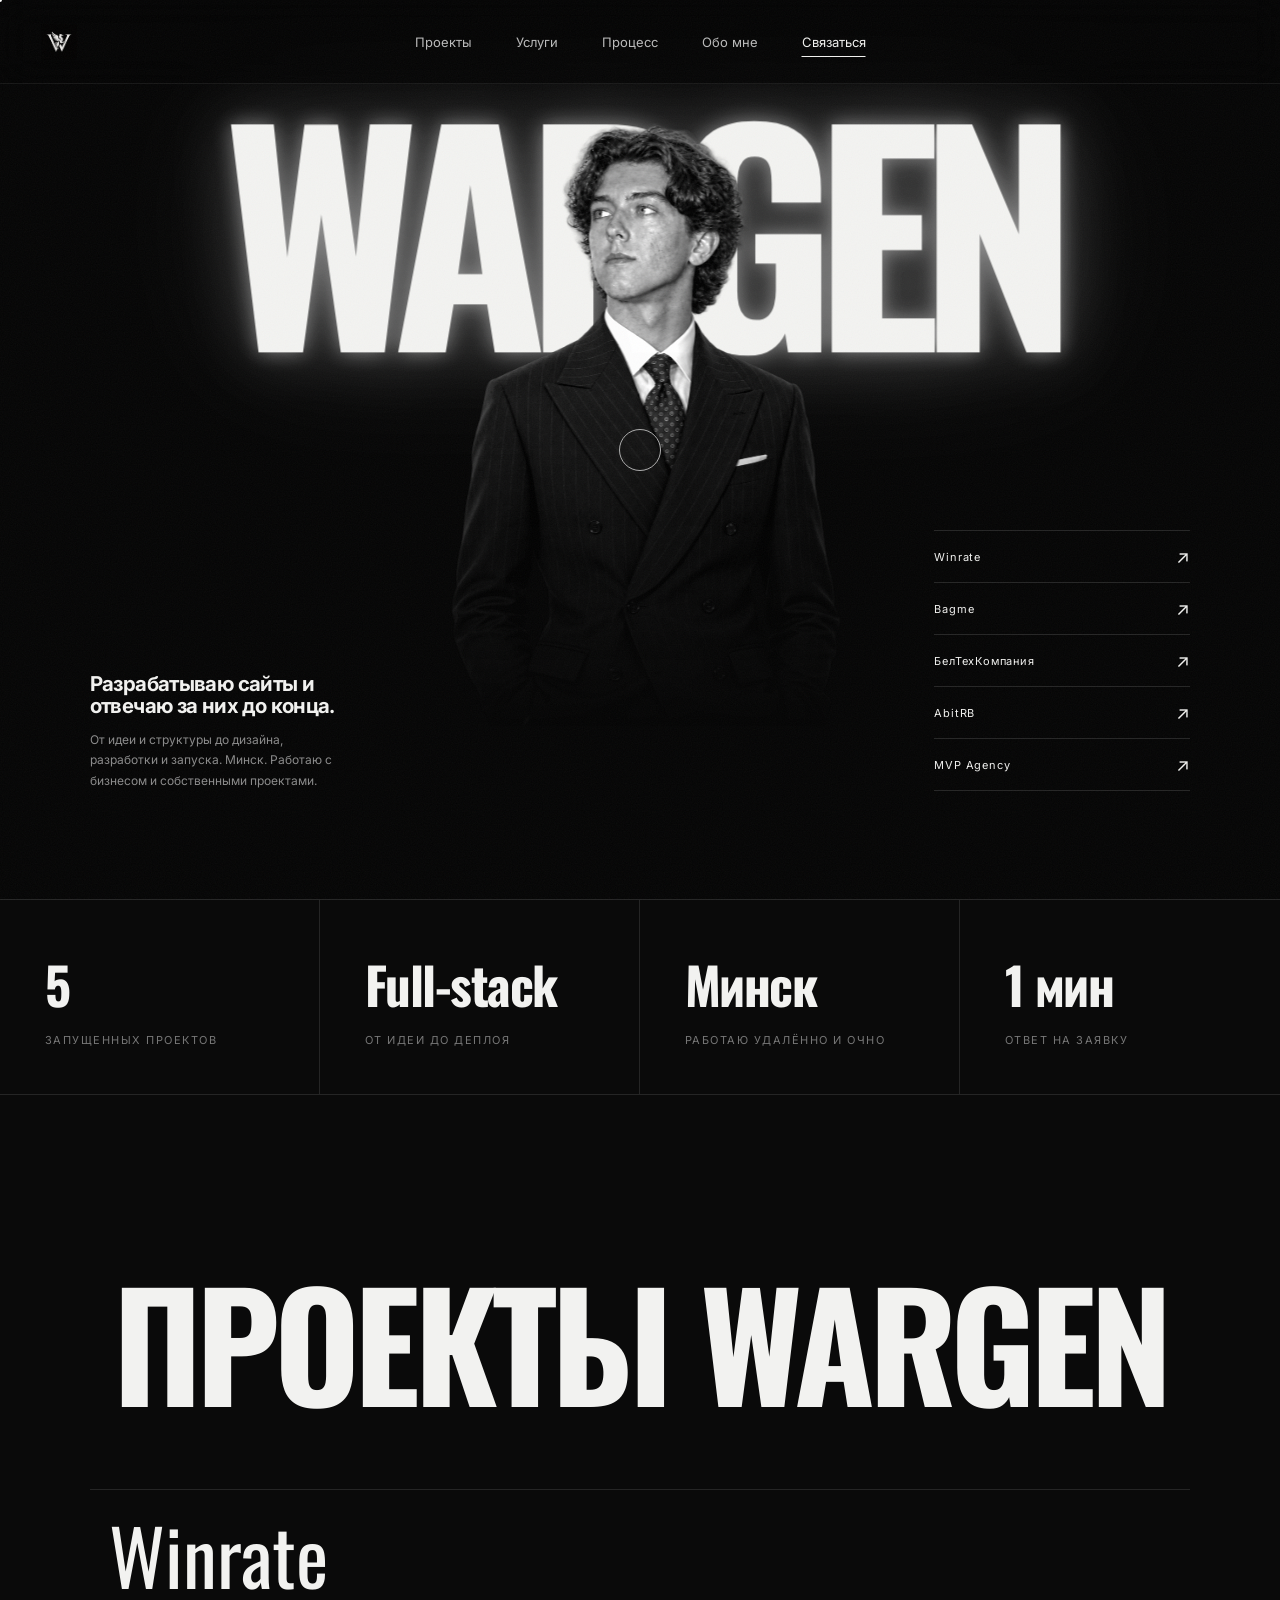
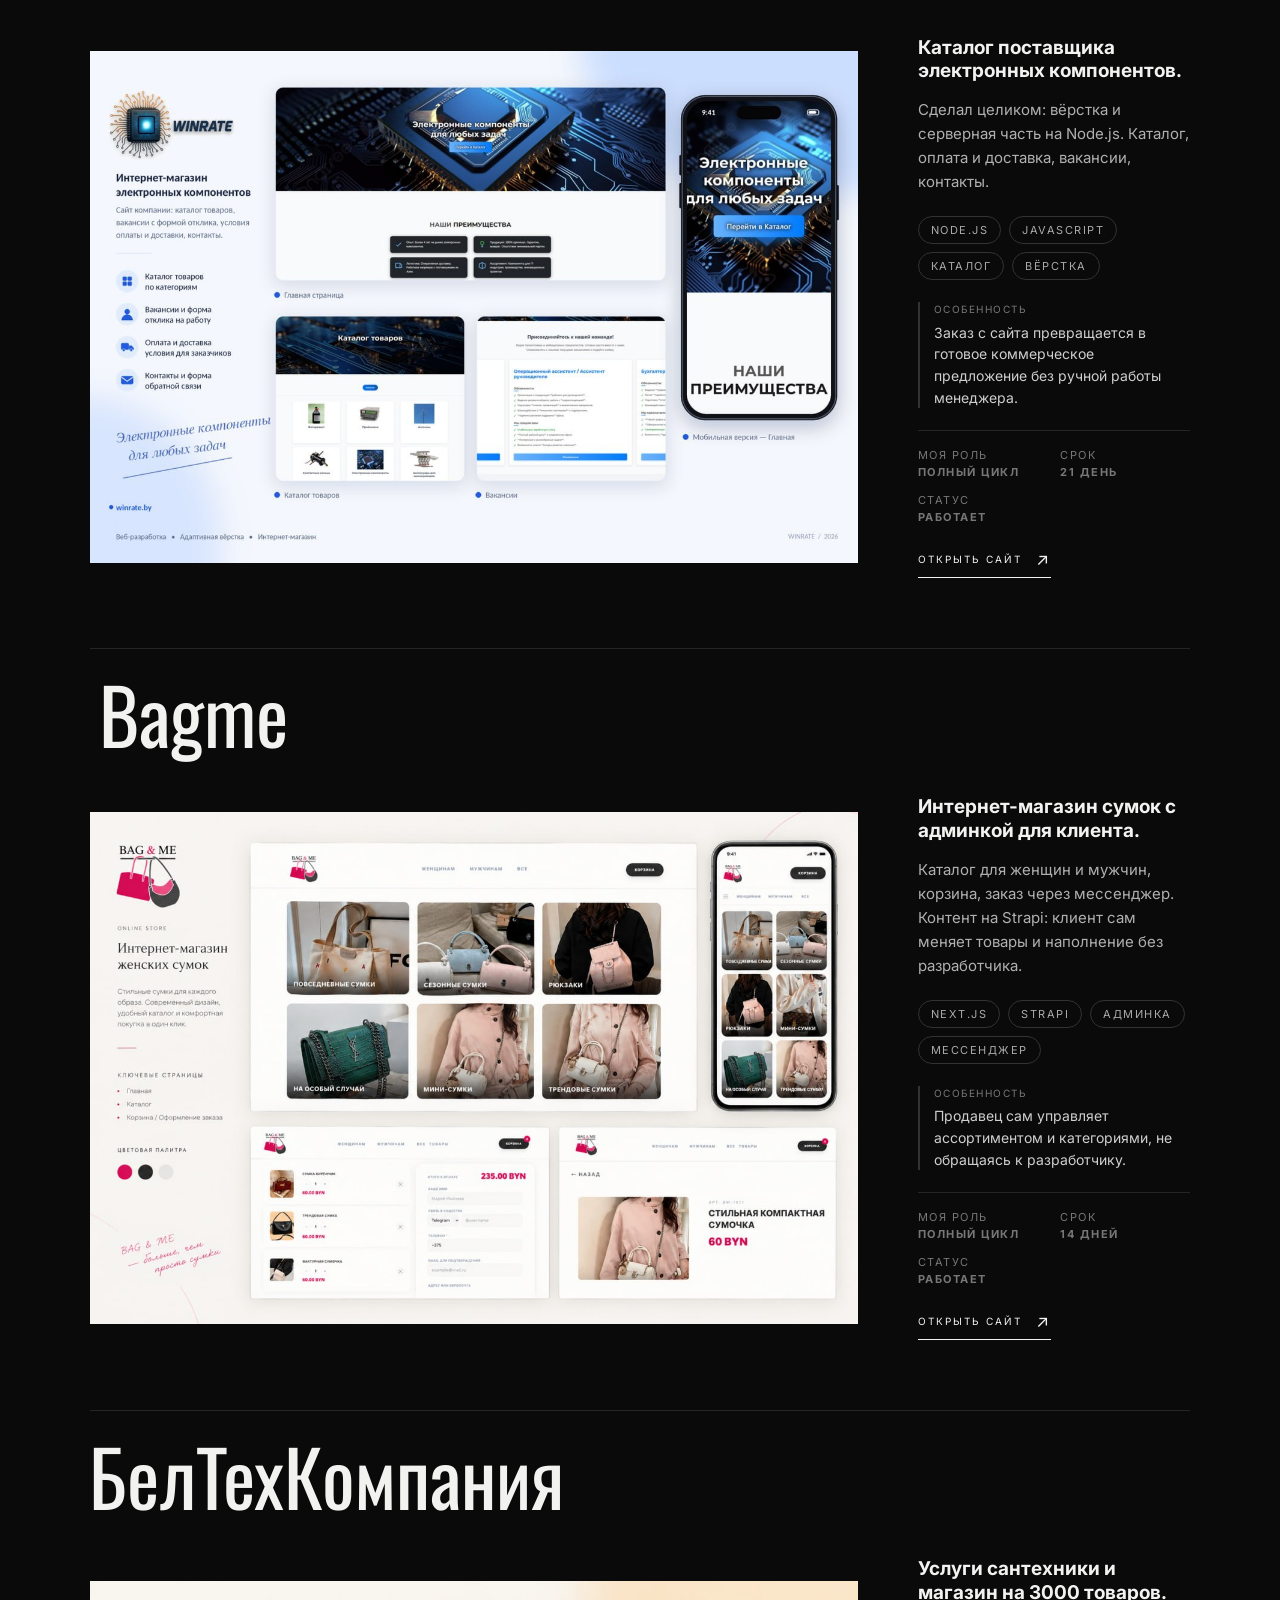
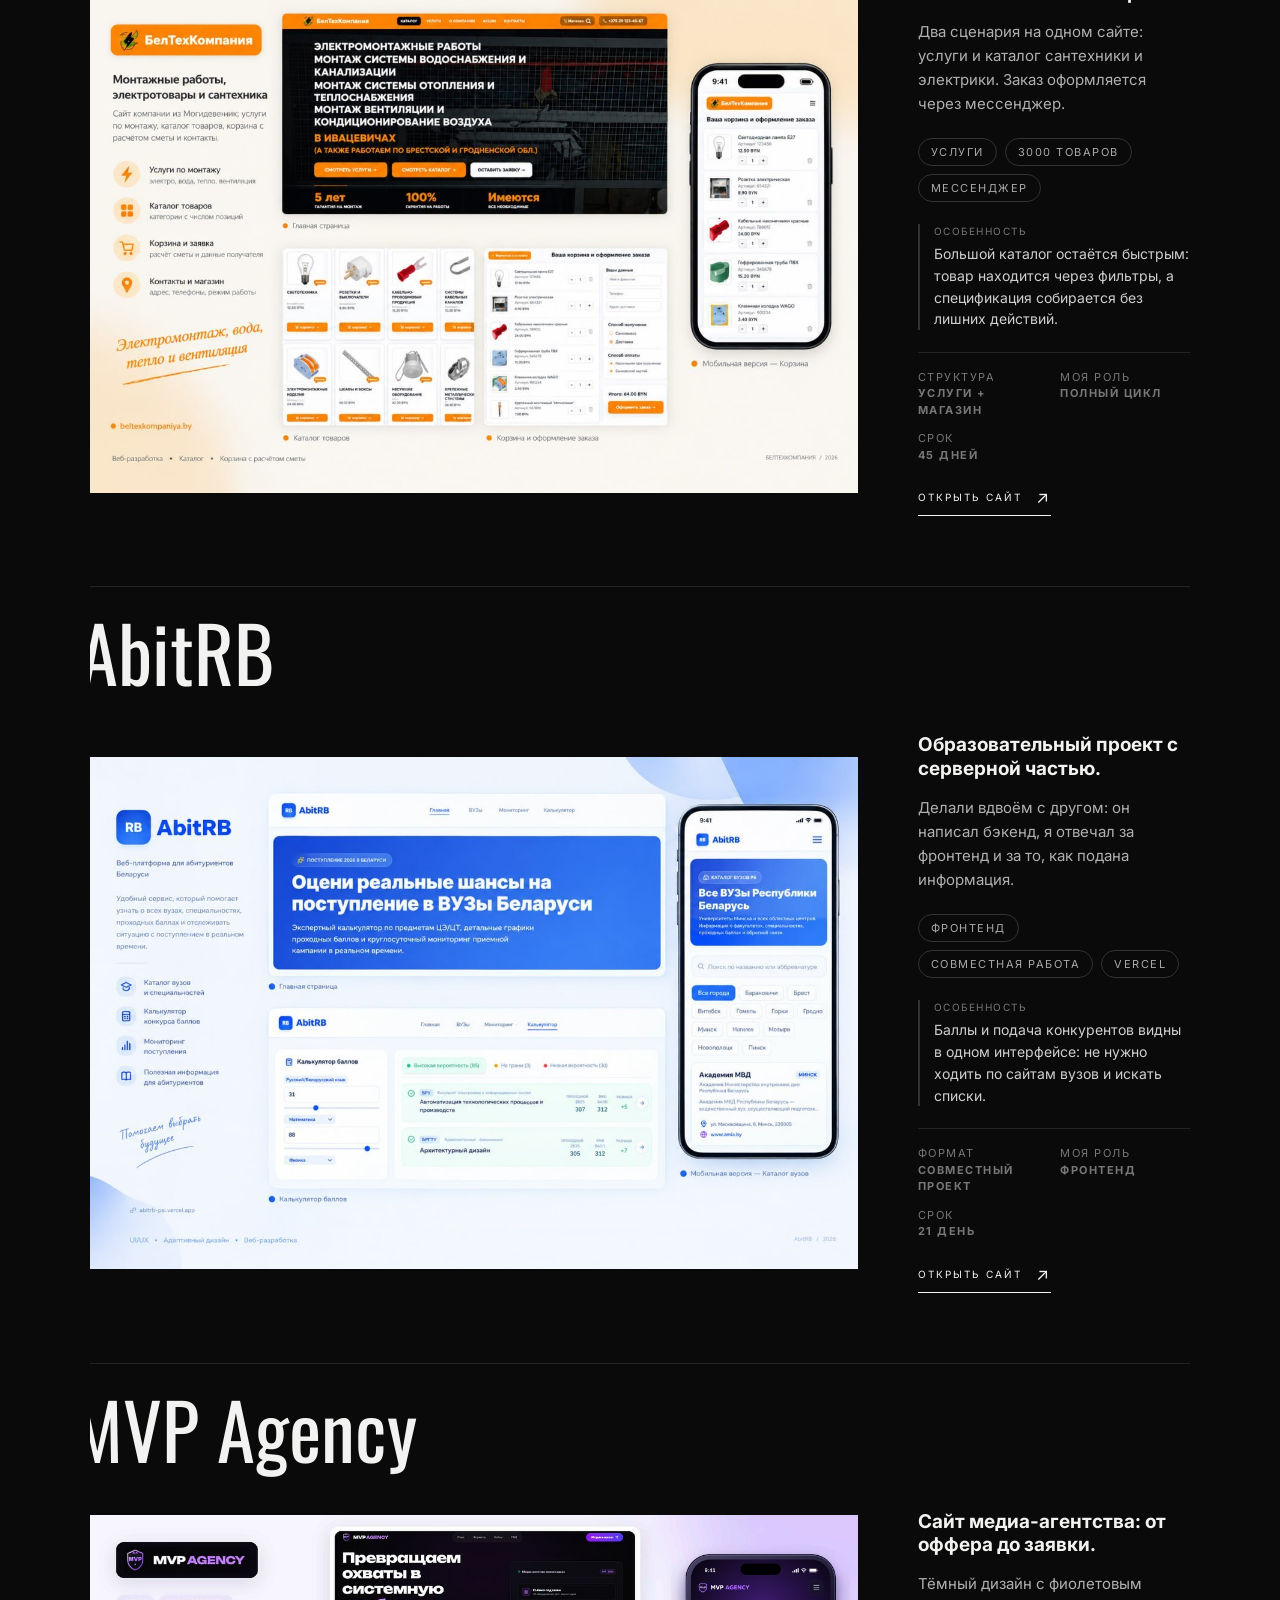
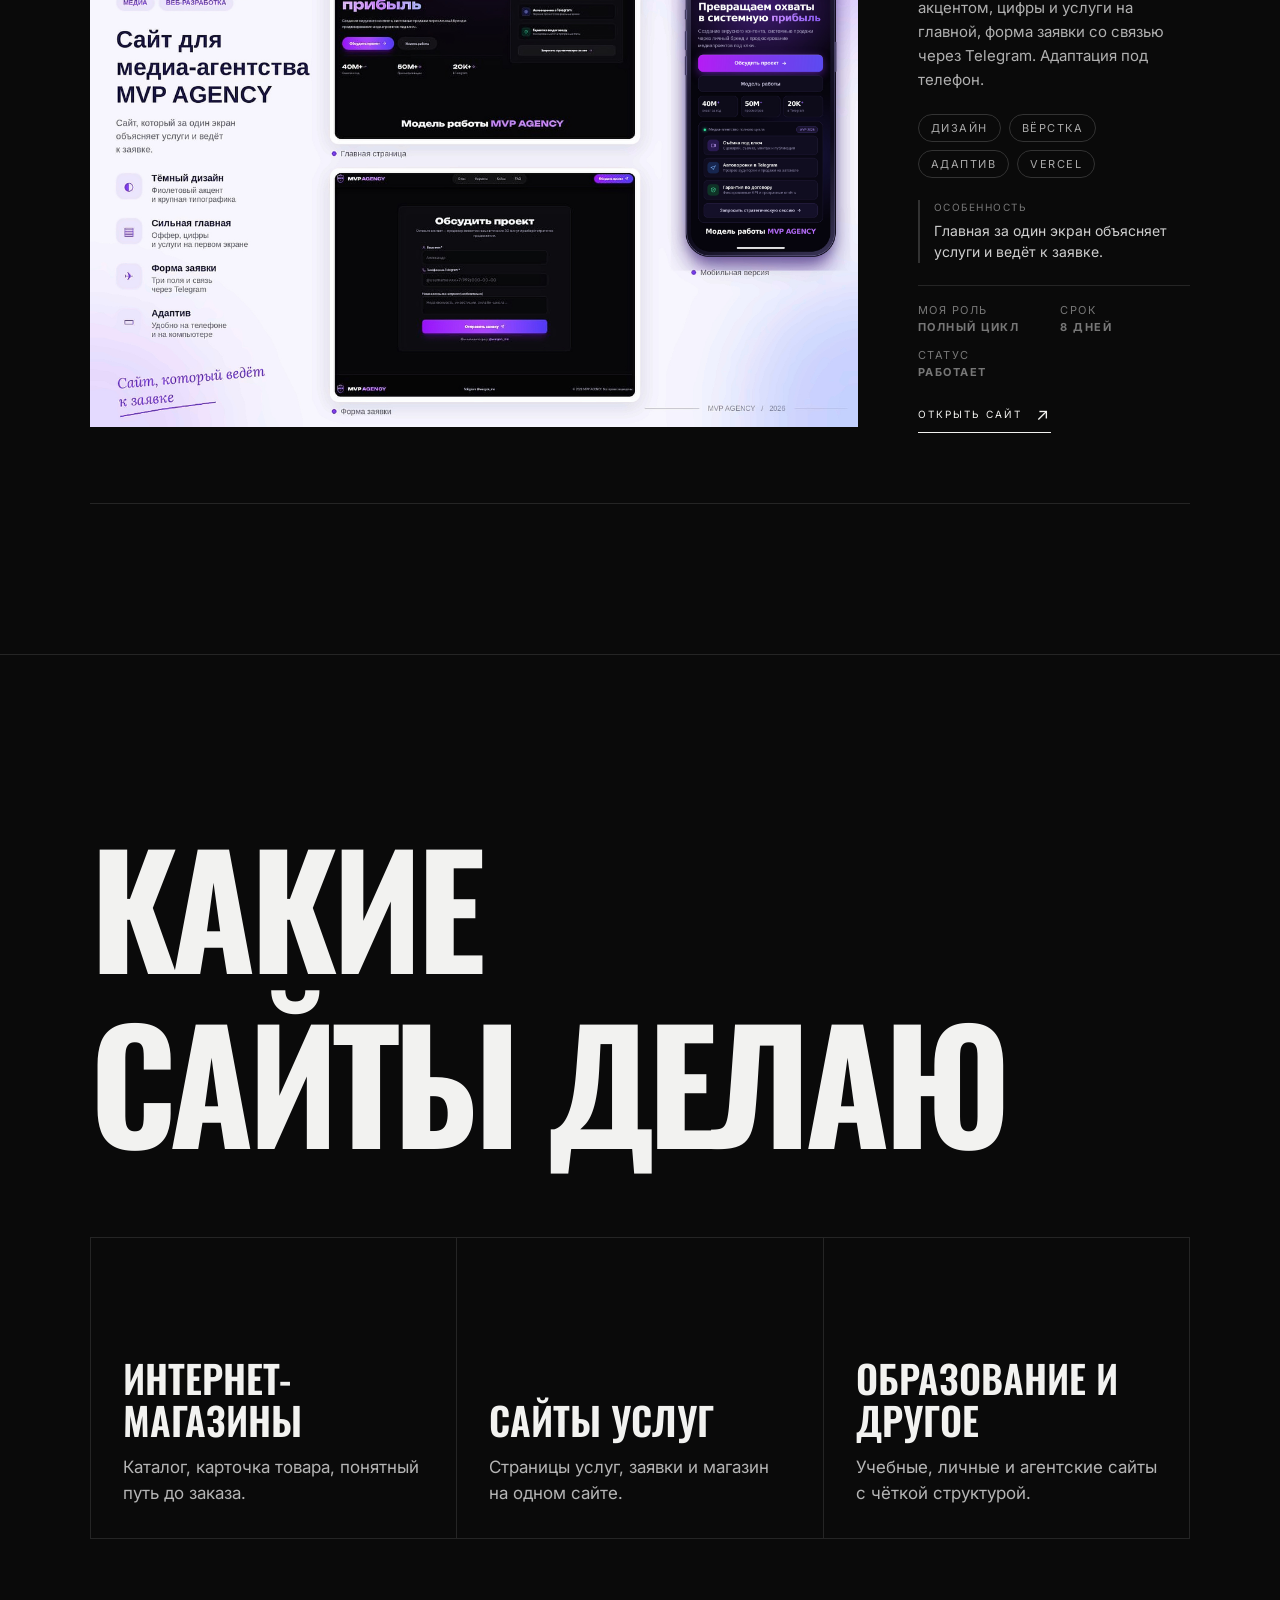
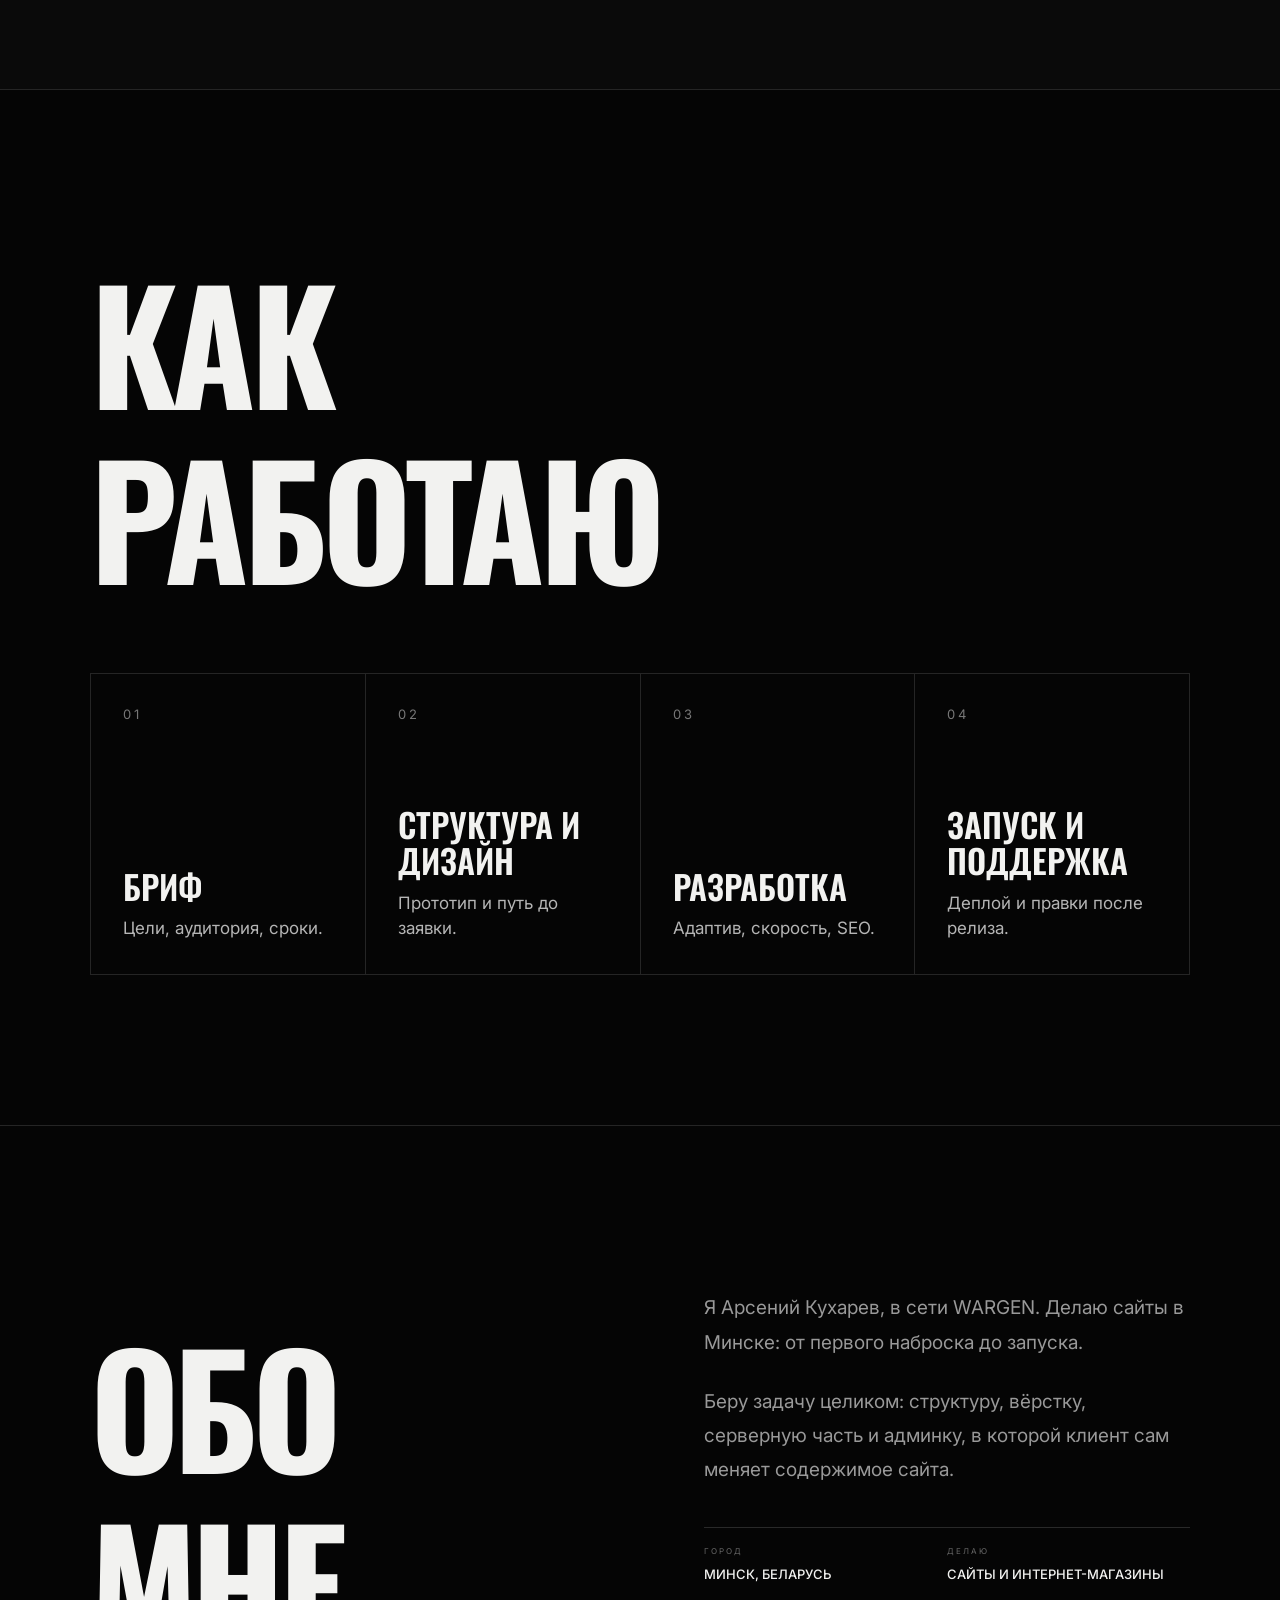
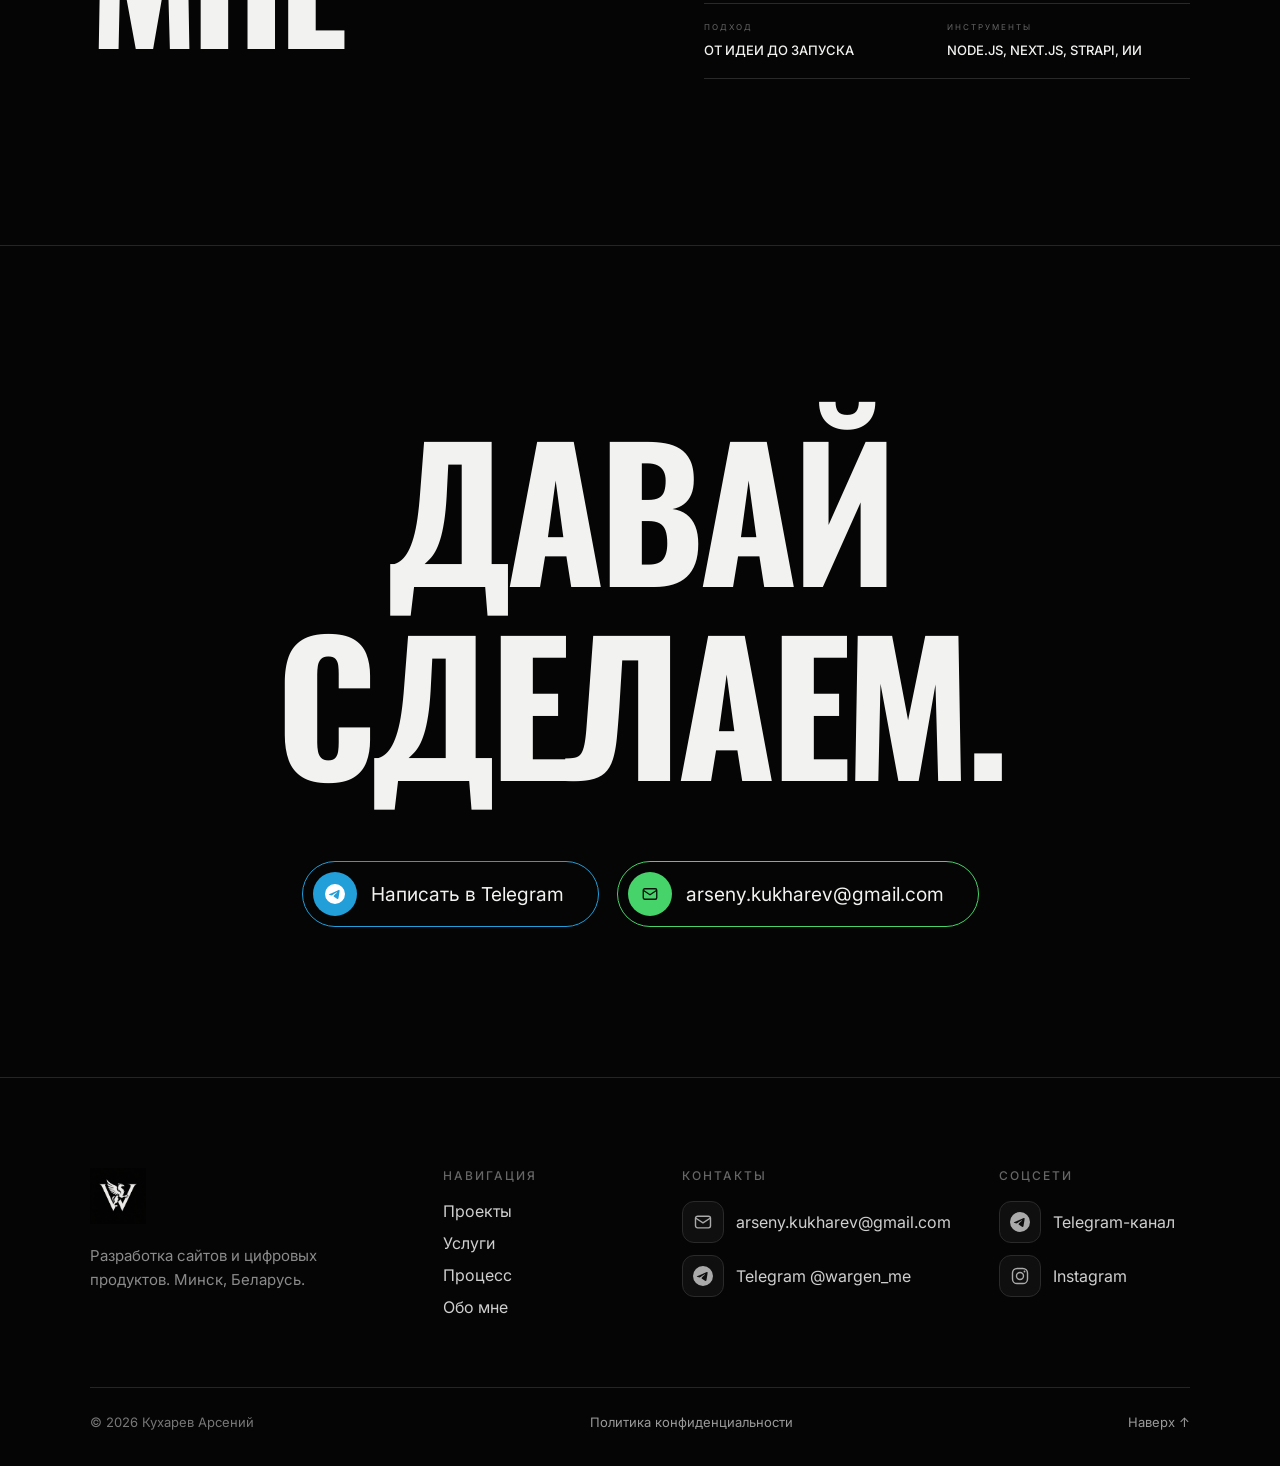
<file: index.html>
<!DOCTYPE html>
<html lang="ru">
<head>
<meta charset="UTF-8">
<meta name="viewport" content="width=device-width, initial-scale=1.0, viewport-fit=cover">
<title>WARGEN — разработка сайтов в Минске</title>
<meta name="description" content="WARGEN — Кухарев Арсений. Разработка сайтов и цифровых продуктов. Минск.">
<meta name="theme-color" content="#050505">

<!-- Share preview: положите картинку 1200x630 в images/og.jpg и впишите свой домен -->
<meta property="og:type" content="website">
<meta property="og:title" content="WARGEN — разработка сайтов в Минске">
<meta property="og:description" content="Интернет-магазины, сайты услуг, цифровые продукты. От идеи до запуска.">
<meta property="og:image" content="https://ВАШ-ДОМЕН/images/og.jpg">
<meta name="twitter:card" content="summary_large_image">
<link rel="icon" type="image/png" href="images/logo.png">
<script type="application/ld+json">
{"@context":"https://schema.org","@type":"Person","name":"Арсений Кухарев","alternateName":"WARGEN","jobTitle":"Web developer","address":{"@type":"PostalAddress","addressLocality":"Минск","addressCountry":"BY"},"email":"arseny.kukharev@gmail.com","sameAs":["https://t.me/wargen_me"]}
</script>

<link rel="preconnect" href="https://fonts.googleapis.com">
<link rel="preconnect" href="https://fonts.gstatic.com" crossorigin>
<link href="https://fonts.googleapis.com/css2?family=Inter:wght@400;500;600;700;800;900&family=Oswald:wght@400;500;600;700&display=swap" rel="stylesheet">
<link rel="stylesheet" href="style.css">
<noscript><style>.reveal{opacity:1!important;transform:none!important}</style></noscript>
</head>

<body>

<div class="cursor"></div>
<div class="cursor-dot"></div>

<header>
    <a class="logo" href="#home" aria-label="WARGEN"><img src="images/logo.png" alt="WARGEN" onerror="this.replaceWith('WARGEN')"></a>
    <nav class="nav">
        <a href="#work">Проекты</a>
        <a href="#services">Услуги</a>
        <a href="#process">Процесс</a>
        <a href="#about">Обо мне</a>
        <a href="#contact">Связаться</a>
    </nav>
    <button class="menu-btn" aria-label="Меню" aria-expanded="false"><span></span><span></span></button>
</header>

<div class="mobile-nav">
    <a href="#work">Проекты</a>
    <a href="#services">Услуги</a>
    <a href="#process">Процесс</a>
    <a href="#about">Обо мне</a>
    <a href="#contact">Связаться</a>
</div>

<main>

<section class="hero" id="home">
    <div class="hero-stage">
        <div class="hero-title glow-word" aria-hidden="true">WARGEN</div>
        <div class="portrait-wrap" aria-label="Портрет">
            <img class="hero-image" src="images/main.png" alt="Арсений Кухарев" onerror="this.closest('.portrait-wrap').style.display='none'">
        </div>
    </div>

    <div class="hero-intro reveal">
        <h1>Разрабатываю сайты и отвечаю за них до конца.</h1>
        <p>От идеи и структуры до дизайна, разработки и запуска. Минск. Работаю с бизнесом и собственными проектами.</p>
    </div>

    <div class="hero-right reveal">
        <a class="feature magnetic" href="#winrate"><span>Winrate</span><span>↗</span></a>
        <a class="feature magnetic" href="#bagme"><span>Bagme</span><span>↗</span></a>
        <a class="feature magnetic" href="#beltech"><span>БелТехКомпания</span><span>↗</span></a>
        <a class="feature magnetic" href="#abitrb"><span>AbitRB</span><span>↗</span></a>
        <a class="feature magnetic" href="#mvp"><span>MVP Agency</span><span>↗</span></a>
    </div>
</section>

<!-- Цифры: оставьте только те, что можете подтвердить -->
<section class="stats reveal">
    <div><b data-count="5">0</b><span>запущенных проектов</span></div>
    <div><b>Full-stack</b><span>от идеи до деплоя</span></div>
    <div><b>Минск</b><span>работаю удалённо и очно</span></div>
    <div><b>1 мин</b><span>ответ на заявку</span></div>
</section>

<section class="section cases" id="work">
    <h2 class="big-heading big-heading--center reveal">Проекты WARGEN</h2>

    <article class="case case--1 reveal" id="winrate">
        <div class="case-top"><div class="case-name">Winrate</div></div>
        <div class="case-body">
            <a class="case-visual project-hover" href="https://winrate.by/" target="_blank" rel="noopener" aria-label="Открыть winrate.by">
                <img class="case-shot" src="images/winrate.jpg" width="1280" height="853" alt="Сайт Winrate: каталог электронных компонентов" loading="lazy" decoding="async">
            </a>
            <div class="case-copy">
                <h3>Каталог поставщика электронных компонентов.</h3>
                <p>Сделал целиком: вёрстка и серверная часть на Node.js. Каталог, оплата и доставка, вакансии, контакты.</p>
                <ul class="case-stack"><li>Node.js</li><li>JavaScript</li><li>Каталог</li><li>Вёрстка</li></ul>
                <p class="case-note"><small>ОСОБЕННОСТЬ</small>Заказ с сайта превращается в готовое коммерческое предложение без ручной работы менеджера.</p>
                <div class="case-meta"><span>МОЯ РОЛЬ<br><b>ПОЛНЫЙ ЦИКЛ</b></span><span>СРОК<br><b>21 ДЕНЬ</b></span><span>СТАТУС<br><b>РАБОТАЕТ</b></span></div>
                <a class="case-link" href="https://winrate.by/" target="_blank" rel="noopener">ОТКРЫТЬ САЙТ <b>↗</b></a>
            </div>
        </div>
    </article>

    <article class="case case--2 reveal" id="bagme">
        <div class="case-top"><div class="case-name">Bagme</div></div>
        <div class="case-body">
            <a class="case-visual project-hover" href="https://bagme.by/" target="_blank" rel="noopener" aria-label="Открыть bagme.by">
                <img class="case-shot" src="images/bagme.jpg" width="1280" height="853" alt="Сайт Bagme: интернет-магазин сумок" loading="lazy" decoding="async">
            </a>
            <div class="case-copy">
                <h3>Интернет-магазин сумок с админкой для клиента.</h3>
                <p>Каталог для женщин и мужчин, корзина, заказ через мессенджер. Контент на Strapi: клиент сам меняет товары и наполнение без разработчика.</p>
                <ul class="case-stack"><li>Next.js</li><li>Strapi</li><li>Админка</li><li>Мессенджер</li></ul>
                <p class="case-note"><small>ОСОБЕННОСТЬ</small>Продавец сам управляет ассортиментом и категориями, не обращаясь к разработчику.</p>
                <div class="case-meta"><span>МОЯ РОЛЬ<br><b>ПОЛНЫЙ ЦИКЛ</b></span><span>СРОК<br><b>14 ДНЕЙ</b></span><span>СТАТУС<br><b>РАБОТАЕТ</b></span></div>
                <a class="case-link" href="https://bagme.by/" target="_blank" rel="noopener">ОТКРЫТЬ САЙТ <b>↗</b></a>
            </div>
        </div>
    </article>

    <article class="case case--3 reveal" id="beltech">
        <div class="case-top"><div class="case-name">БелТехКомпания</div></div>
        <div class="case-body">
            <a class="case-visual project-hover" href="https://белтехкомпания.бел/" target="_blank" rel="noopener" aria-label="Открыть сайт БелТехКомпания">
                <img class="case-shot" src="images/beltechcompany.jpg" width="1280" height="853" alt="Сайт БелТехКомпания: услуги и магазин сантехники и электрики" loading="lazy" decoding="async">
            </a>
            <div class="case-copy">
                <h3>Услуги сантехники и магазин на 3000 товаров.</h3>
                <p>Два сценария на одном сайте: услуги и каталог сантехники и электрики. Заказ оформляется через мессенджер.</p>
                <ul class="case-stack"><li>Услуги</li><li>3000 товаров</li><li>Мессенджер</li></ul>
                <p class="case-note"><small>ОСОБЕННОСТЬ</small>Большой каталог остаётся быстрым: товар находится через фильтры, а спецификация собирается без лишних действий.</p>
                <div class="case-meta"><span>СТРУКТУРА<br><b>УСЛУГИ + МАГАЗИН</b></span><span>МОЯ РОЛЬ<br><b>ПОЛНЫЙ ЦИКЛ</b></span><span>СРОК<br><b>45 ДНЕЙ</b></span></div>
                <a class="case-link" href="https://белтехкомпания.бел/" target="_blank" rel="noopener">ОТКРЫТЬ САЙТ <b>↗</b></a>
            </div>
        </div>
    </article>

    <article class="case case--4 reveal" id="abitrb">
        <div class="case-top"><div class="case-name">AbitRB</div></div>
        <div class="case-body">
            <a class="case-visual project-hover" href="https://abitrb-psi.vercel.app/" target="_blank" rel="noopener" aria-label="Открыть AbitRB">
                <img class="case-shot" src="images/abitrb.jpg" width="1280" height="853" alt="Сайт AbitRB: мониторинг баллов для абитуриентов" loading="lazy" decoding="async">
            </a>
            <div class="case-copy">
                <h3>Образовательный проект с серверной частью.</h3>
                <p>Делали вдвоём с другом: он написал бэкенд, я отвечал за фронтенд и за то, как подана информация.</p>
                <ul class="case-stack"><li>Фронтенд</li><li>Совместная работа</li><li>Vercel</li></ul>
                <p class="case-note"><small>ОСОБЕННОСТЬ</small>Баллы и подача конкурентов видны в одном интерфейсе: не нужно ходить по сайтам вузов и искать списки.</p>
                <div class="case-meta"><span>ФОРМАТ<br><b>СОВМЕСТНЫЙ ПРОЕКТ</b></span><span>МОЯ РОЛЬ<br><b>ФРОНТЕНД</b></span><span>СРОК<br><b>21 ДЕНЬ</b></span></div>
                <a class="case-link" href="https://abitrb-psi.vercel.app/" target="_blank" rel="noopener">ОТКРЫТЬ САЙТ <b>↗</b></a>
            </div>
        </div>
    </article>

    <article class="case case--5 reveal" id="mvp">
        <div class="case-top"><div class="case-name">MVP Agency</div></div>
        <div class="case-body">
            <a class="case-visual project-hover" href="https://mvp-agency-nine.vercel.app/" target="_blank" rel="noopener" aria-label="Открыть MVP Agency">
                <img class="case-shot" src="images/mvp-agency.jpg" width="1280" height="853" alt="Сайт MVP Agency: медиа-агентство" loading="lazy" decoding="async">
            </a>
            <div class="case-copy">
                <h3>Сайт медиа-агентства: от оффера до заявки.</h3>
                <p>Тёмный дизайн с фиолетовым акцентом, цифры и услуги на главной, форма заявки со связью через Telegram. Адаптация под телефон.</p>
                <ul class="case-stack"><li>Дизайн</li><li>Вёрстка</li><li>Адаптив</li><li>Vercel</li></ul>
                <p class="case-note"><small>ОСОБЕННОСТЬ</small>Главная за один экран объясняет услуги и ведёт к заявке.</p>
                <div class="case-meta"><span>МОЯ РОЛЬ<br><b>ПОЛНЫЙ ЦИКЛ</b></span><span>СРОК<br><b>8 ДНЕЙ</b></span><span>СТАТУС<br><b>РАБОТАЕТ</b></span></div>
                <a class="case-link" href="https://mvp-agency-nine.vercel.app/" target="_blank" rel="noopener">ОТКРЫТЬ САЙТ <b>↗</b></a>
            </div>
        </div>
    </article>
</section>

<section class="section services" id="services">
    <h2 class="big-heading reveal">Какие<br>сайты делаю</h2>
    <div class="services-grid reveal">
        <div class="service-item"><h3>Интернет-магазины</h3><p>Каталог, карточка товара, понятный путь до заказа.</p></div>
        <div class="service-item"><h3>Сайты услуг</h3><p>Страницы услуг, заявки и магазин на одном сайте.</p></div>
        <div class="service-item"><h3>Образование и другое</h3><p>Учебные, личные и агентские сайты с чёткой структурой.</p></div>
    </div>
</section>

<section class="section process" id="process">
    <h2 class="big-heading reveal">Как<br>работаю</h2>
    <ol class="steps reveal">
        <li><small>01</small><h3>Бриф</h3><p>Цели, аудитория, сроки.</p></li>
        <li><small>02</small><h3>Структура и дизайн</h3><p>Прототип и путь до заявки.</p></li>
        <li><small>03</small><h3>Разработка</h3><p>Адаптив, скорость, SEO.</p></li>
        <li><small>04</small><h3>Запуск и поддержка</h3><p>Деплой и правки после релиза.</p></li>
    </ol>
</section>

<section class="section about" id="about">
    <div class="reveal"><h2 class="big-heading">Обо<br>мне</h2></div>
    <div class="about-copy reveal">
        <p>Я Арсений Кухарев, в сети WARGEN. Делаю сайты в Минске: от первого наброска до запуска.</p>
        <p>Беру задачу целиком: структуру, вёрстку, серверную часть и админку, в которой клиент сам меняет содержимое сайта.</p>
        <div class="about-facts">
            <div class="fact"><small>ГОРОД</small><strong>МИНСК, БЕЛАРУСЬ</strong></div>
            <div class="fact"><small>ДЕЛАЮ</small><strong>САЙТЫ И ИНТЕРНЕТ-МАГАЗИНЫ</strong></div>
            <div class="fact"><small>ПОДХОД</small><strong>ОТ ИДЕИ ДО ЗАПУСКА</strong></div>
            <div class="fact"><small>ИНСТРУМЕНТЫ</small><strong>NODE.JS, NEXT.JS, STRAPI, ИИ</strong></div>
        </div>
    </div>
</section>

<section class="section contact" id="contact">
    <h2 class="contact-title reveal">Давай<br>сделаем.</h2>
    <div class="contact-row reveal">
        <a class="btn-mail btn-mail--tg" href="https://t.me/wargen_me" target="_blank" rel="noopener">
            <span class="btn-mail-ico"><svg viewBox="0 0 24 24" width="20" height="20" fill="currentColor"><path d="M11.944 0A12 12 0 0 0 0 12a12 12 0 0 0 12 12 12 12 0 0 0 12-12A12 12 0 0 0 12 0a12 12 0 0 0-.056 0zm4.962 7.224c.1-.002.321.023.465.14a.506.506 0 0 1 .171.325c.016.093.036.306.02.472-.18 1.898-.962 6.502-1.36 8.627-.168.9-.499 1.201-.82 1.23-.696.065-1.225-.46-1.9-.902-1.056-.693-1.653-1.124-2.678-1.8-1.185-.78-.417-1.21.258-1.91.177-.184 3.247-2.977 3.307-3.23.007-.032.014-.15-.056-.212s-.174-.041-.249-.024c-.106.024-1.793 1.14-5.061 3.345-.48.33-.913.49-1.302.48-.428-.008-1.252-.241-1.865-.44-.752-.245-1.349-.374-1.297-.789.027-.216.325-.437.893-.663 3.498-1.524 5.83-2.529 6.998-3.014 3.332-1.386 4.025-1.627 4.476-1.635z"/></svg></span>
            <span class="btn-mail-text">Написать в Telegram</span>
        </a>
        <a class="btn-mail" href="mailto:arseny.kukharev@gmail.com">
            <span class="btn-mail-ico"><svg viewBox="0 0 24 24" width="18" height="18" fill="none" stroke="currentColor" stroke-width="1.8"><rect x="3" y="5" width="18" height="14" rx="2"/><path d="M3 7l9 6 9-6"/></svg></span>
            <span class="btn-mail-text">arseny.kukharev@gmail.com</span>
        </a>
    </div>
</section>

</main>

<footer class="site-footer">
    <div class="foot-grid">
        <div class="foot-brand">
            <a class="foot-logo" href="#home" aria-label="WARGEN"><img src="images/logo.png" alt="WARGEN" onerror="this.replaceWith('WARGEN')"></a>
            <p>Разработка сайтов и цифровых продуктов. Минск, Беларусь.</p>
        </div>
        <nav class="foot-col" aria-label="Навигация">
            <h3>Навигация</h3>
            <a href="#work">Проекты</a>
            <a href="#services">Услуги</a>
            <a href="#process">Процесс</a>
            <a href="#about">Обо мне</a>
        </nav>
        <div class="foot-col">
            <h3>Контакты</h3>
            <a href="mailto:arseny.kukharev@gmail.com"><i class="ico ico-mail"><svg viewBox="0 0 24 24" width="20" height="20" fill="none" stroke="currentColor" stroke-width="1.7" stroke-linecap="round" stroke-linejoin="round"><rect x="3" y="5" width="18" height="14" rx="2.5"/><path d="M3.5 7.5 12 13l8.5-5.5"/></svg></i><span>arseny.kukharev@gmail.com</span></a>
            <a href="https://t.me/wargen_me" target="_blank" rel="noopener"><i class="ico ico-tg"><svg viewBox="0 0 24 24" width="20" height="20" fill="currentColor"><path d="M11.944 0A12 12 0 0 0 0 12a12 12 0 0 0 12 12 12 12 0 0 0 12-12A12 12 0 0 0 12 0a12 12 0 0 0-.056 0zm4.962 7.224c.1-.002.321.023.465.14a.506.506 0 0 1 .171.325c.016.093.036.306.02.472-.18 1.898-.962 6.502-1.36 8.627-.168.9-.499 1.201-.82 1.23-.696.065-1.225-.46-1.9-.902-1.056-.693-1.653-1.124-2.678-1.8-1.185-.78-.417-1.21.258-1.91.177-.184 3.247-2.977 3.307-3.23.007-.032.014-.15-.056-.212s-.174-.041-.249-.024c-.106.024-1.793 1.14-5.061 3.345-.48.33-.913.49-1.302.48-.428-.008-1.252-.241-1.865-.44-.752-.245-1.349-.374-1.297-.789.027-.216.325-.437.893-.663 3.498-1.524 5.83-2.529 6.998-3.014 3.332-1.386 4.025-1.627 4.476-1.635z"/></svg></i><span>Telegram @wargen_me</span></a>
        </div>
        <div class="foot-col">
            <h3>Соцсети</h3>
            <!-- ЗАМЕНИТЕ ссылки ниже на свои или удалите строки -->
            <a href="https://t.me/ВАШ_КАНАЛ" target="_blank" rel="noopener"><i class="ico ico-tg"><svg viewBox="0 0 24 24" width="20" height="20" fill="currentColor"><path d="M11.944 0A12 12 0 0 0 0 12a12 12 0 0 0 12 12 12 12 0 0 0 12-12A12 12 0 0 0 12 0a12 12 0 0 0-.056 0zm4.962 7.224c.1-.002.321.023.465.14a.506.506 0 0 1 .171.325c.016.093.036.306.02.472-.18 1.898-.962 6.502-1.36 8.627-.168.9-.499 1.201-.82 1.23-.696.065-1.225-.46-1.9-.902-1.056-.693-1.653-1.124-2.678-1.8-1.185-.78-.417-1.21.258-1.91.177-.184 3.247-2.977 3.307-3.23.007-.032.014-.15-.056-.212s-.174-.041-.249-.024c-.106.024-1.793 1.14-5.061 3.345-.48.33-.913.49-1.302.48-.428-.008-1.252-.241-1.865-.44-.752-.245-1.349-.374-1.297-.789.027-.216.325-.437.893-.663 3.498-1.524 5.83-2.529 6.998-3.014 3.332-1.386 4.025-1.627 4.476-1.635z"/></svg></i><span>Telegram-канал</span></a>
            <a href="https://instagram.com/ВАШ_НИК" target="_blank" rel="noopener"><i class="ico ico-ig"><svg viewBox="0 0 24 24" width="20" height="20" fill="none" stroke="currentColor" stroke-width="1.7"><rect x="3" y="3" width="18" height="18" rx="5.5"/><circle cx="12" cy="12" r="4.2"/><circle cx="17.4" cy="6.6" r="1.1" fill="currentColor" stroke="none"/></svg></i><span>Instagram</span></a>
        </div>
    </div>
    <div class="foot-bottom">
        <span>© 2026 Кухарев Арсений</span>
        <a href="privacy.html">Политика конфиденциальности</a>
        <a class="to-top" href="#home">Наверх ↑</a>
    </div>
</footer>

<script src="script.js" defer></script>
</body>
</html>
</file>
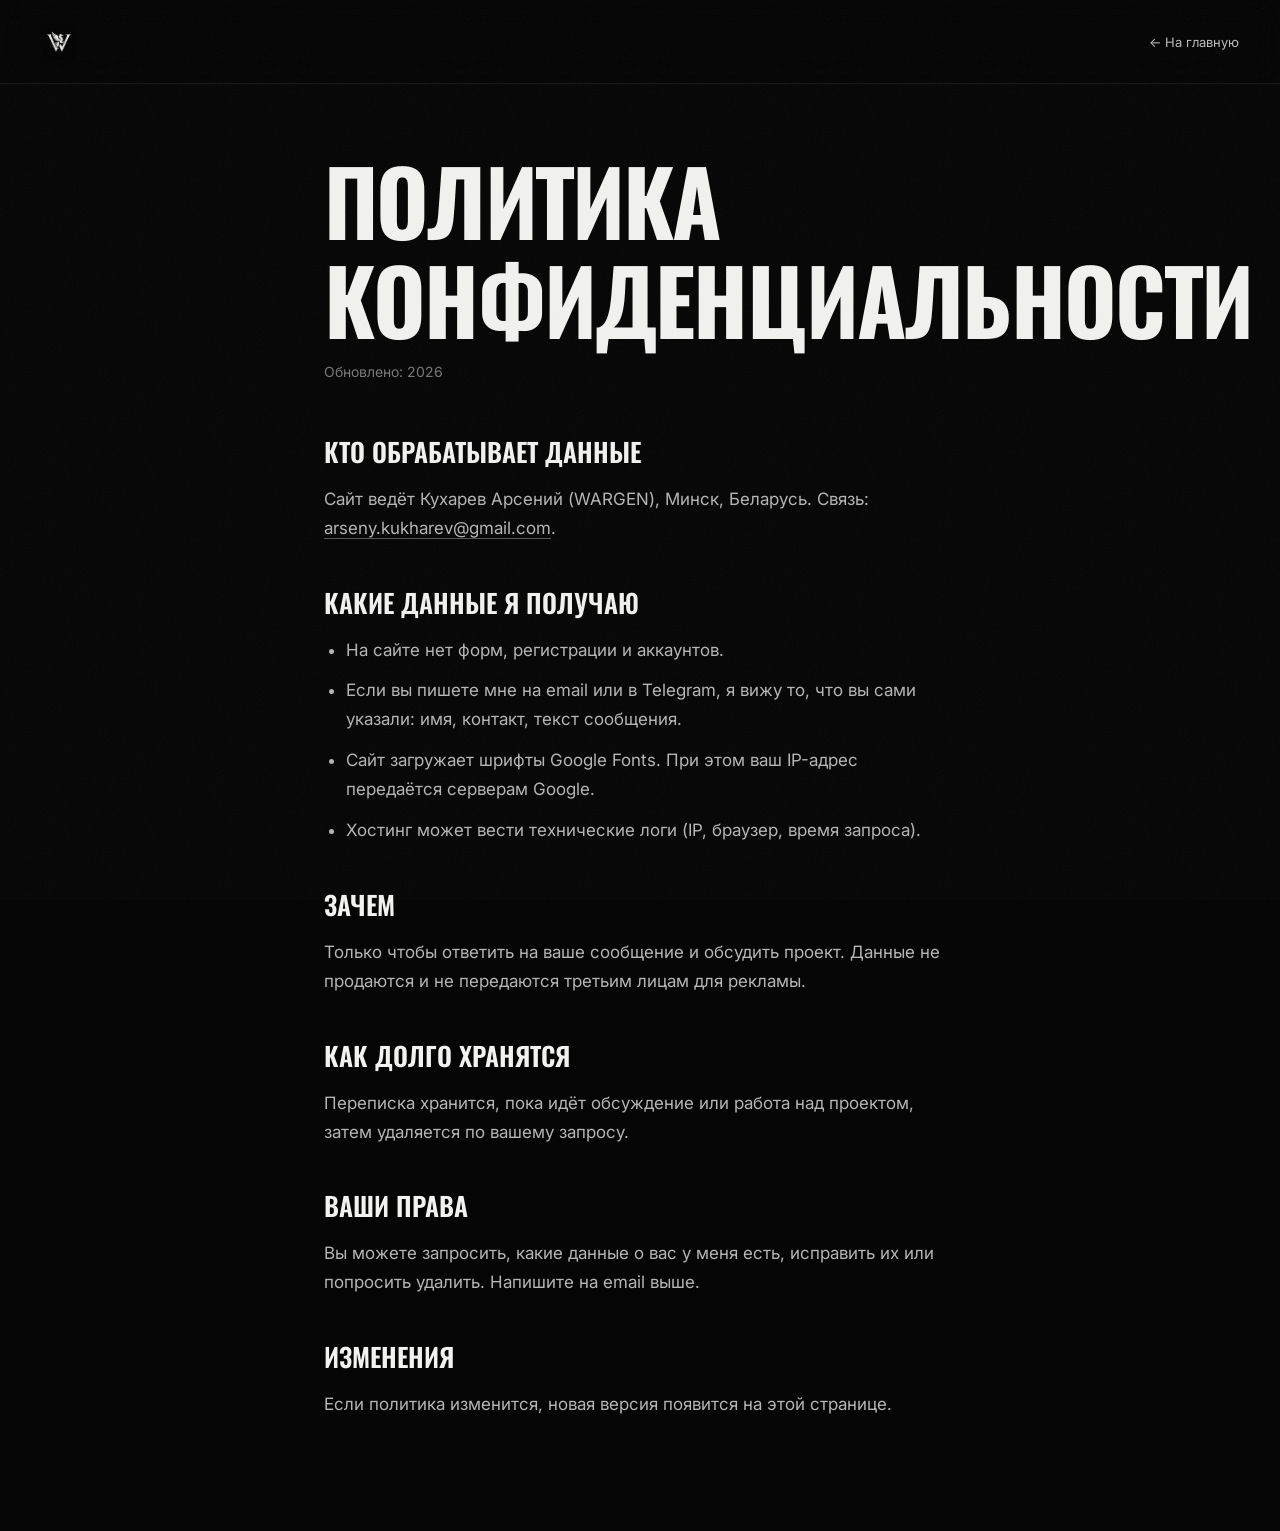
<file: privacy.html>
<!DOCTYPE html>
<html lang="ru">
<head>
<meta charset="UTF-8">
<meta name="viewport" content="width=device-width, initial-scale=1.0">
<title>Политика конфиденциальности — WARGEN</title>
<meta name="robots" content="noindex">
<link rel="preconnect" href="https://fonts.googleapis.com">
<link rel="preconnect" href="https://fonts.gstatic.com" crossorigin>
<link href="https://fonts.googleapis.com/css2?family=Inter:wght@400;500;600&family=Oswald:wght@400;600;700&display=swap" rel="stylesheet">
<link rel="icon" type="image/png" href="images/logo.png">
<link rel="stylesheet" href="style.css">
</head>
<body class="legal-page">
<header>
    <a class="logo" href="index.html" aria-label="WARGEN"><img src="images/logo.png" alt="WARGEN" onerror="this.replaceWith('WARGEN')"></a>
    <a href="index.html" style="font-size:13px;color:#bbb">← На главную</a>
</header>
<main class="legal">
    <h1>Политика конфиденциальности</h1>
    <p class="date">Обновлено: 2026</p>

    <h2>Кто обрабатывает данные</h2>
    <p>Сайт ведёт Кухарев Арсений (WARGEN), Минск, Беларусь. Связь: <a href="mailto:arseny.kukharev@gmail.com">arseny.kukharev@gmail.com</a>.</p>

    <h2>Какие данные я получаю</h2>
    <ul>
        <li>На сайте нет форм, регистрации и аккаунтов.</li>
        <li>Если вы пишете мне на email или в Telegram, я вижу то, что вы сами указали: имя, контакт, текст сообщения.</li>
        <li>Сайт загружает шрифты Google Fonts. При этом ваш IP-адрес передаётся серверам Google.</li>
        <li>Хостинг может вести технические логи (IP, браузер, время запроса).</li>
    </ul>

    <h2>Зачем</h2>
    <p>Только чтобы ответить на ваше сообщение и обсудить проект. Данные не продаются и не передаются третьим лицам для рекламы.</p>

    <h2>Как долго хранятся</h2>
    <p>Переписка хранится, пока идёт обсуждение или работа над проектом, затем удаляется по вашему запросу.</p>

    <h2>Ваши права</h2>
    <p>Вы можете запросить, какие данные о вас у меня есть, исправить их или попросить удалить. Напишите на email выше.</p>

    <h2>Изменения</h2>
    <p>Если политика изменится, новая версия появится на этой странице.</p>
</main>
</body>
</html>
</file>
<file: style.css>
:root{
    --bg:#050505;--fg:#f2f2f0;--muted:#858585;--line:#252525;
    --ease:cubic-bezier(.2,.75,.2,1);
    --accent:#46d369;--accent-2:#b6f26b;--on-accent:#04140a;
}
*{box-sizing:border-box;margin:0;padding:0}
html{scroll-behavior:smooth;scroll-padding-top:84px;-webkit-text-size-adjust:100%;text-size-adjust:100%}
body{background:var(--bg);color:var(--fg);font-family:Inter,Arial,sans-serif;overflow-x:hidden;cursor:none}
img{max-width:100%}
a{color:inherit;text-decoration:none;-webkit-tap-highlight-color:transparent}
button{font:inherit;color:inherit;-webkit-tap-highlight-color:transparent}
::selection{background:#fff;color:#000}
:focus-visible{outline:2px solid var(--fg);outline-offset:4px}

/* grain */
body:before{
    content:"";position:fixed;inset:0;z-index:9998;pointer-events:none;opacity:.045;
    background-image:url("data:image/svg+xml,%3Csvg xmlns='http://www.w3.org/2000/svg' width='180' height='180' viewBox='0 0 180 180'%3E%3Cfilter id='n'%3E%3CfeTurbulence type='fractalNoise' baseFrequency='.85' numOctaves='4' stitchTiles='stitch'/%3E%3C/filter%3E%3Crect width='100%25' height='100%25' filter='url(%23n)'/%3E%3C/svg%3E");
}

/* cursor */
.cursor{
    position:fixed;left:0;top:0;width:42px;height:42px;border:1px solid rgba(255,255,255,.72);
    border-radius:50%;pointer-events:none;z-index:10000;transform:translate(-50%,-50%);
    transition:width .35s var(--ease),height .35s var(--ease),background .35s,border-color .35s;
    mix-blend-mode:difference;
}
.cursor-dot{position:fixed;width:4px;height:4px;border-radius:50%;background:#fff;pointer-events:none;z-index:10001;transform:translate(-50%,-50%);mix-blend-mode:difference}
.cursor.active{width:60px;height:60px;background:#fff;border-color:#fff}
.cursor.drag{width:68px;height:68px;background:#fff}
.cursor.dark{mix-blend-mode:normal;background:rgba(0,0,0,.12);border-color:#000;width:46px;height:46px}
.cursor-dot.dark{mix-blend-mode:normal;background:#000}

/* scroll progress */
.progress{position:fixed;top:0;left:0;height:2px;width:100%;background:var(--fg);transform-origin:0 50%;transform:scaleX(0);z-index:1002}

/* header */
header{
    position:fixed;left:0;top:0;width:100%;height:84px;padding:0 3.2vw;
    display:flex;align-items:center;justify-content:space-between;z-index:1000;
    background:rgba(5,5,5,.55);backdrop-filter:blur(18px) saturate(140%);-webkit-backdrop-filter:blur(18px) saturate(140%);
    border-bottom:1px solid rgba(255,255,255,.07);
    transition:background .4s var(--ease),box-shadow .4s var(--ease);
}
header.scrolled{background:rgba(5,5,5,.82);box-shadow:0 22px 60px rgba(0,0,0,.4)}
.logo{font-family:Oswald,sans-serif;font-size:25px;font-weight:700;letter-spacing:-1px}
.logo img{display:block;height:36px;width:auto}
.nav{display:flex;gap:44px;position:absolute;left:50%;transform:translateX(-50%)}
.nav a{font-size:13px;position:relative;color:#bbb;transition:color .3s}
.nav a:hover,.nav a.current{color:var(--fg)}
.nav a:after{content:"";position:absolute;left:0;bottom:-7px;width:0;height:1px;background:var(--fg);transition:.35s}
.nav a:hover:after,.nav a.current:after{width:100%}

.menu-btn{display:none;width:28px;height:18px;position:relative;background:none;border:0;cursor:pointer;z-index:1001}
.menu-btn:before{content:"";position:absolute;inset:-14px -10px}
.menu-btn span{position:absolute;left:0;right:0;height:1px;background:var(--fg);transition:.3s var(--ease)}
.menu-btn span:first-child{top:0}
.menu-btn span:last-child{bottom:0}
.menu-btn.open span:first-child{top:8px;transform:rotate(45deg)}
.menu-btn.open span:last-child{bottom:8px;transform:rotate(-45deg)}
.mobile-nav{
    position:fixed;inset:0;z-index:999;background:#050505;display:flex;flex-direction:column;align-items:center;justify-content:center;gap:34px;
    opacity:0;pointer-events:none;transition:opacity .4s var(--ease);
}
.mobile-nav.open{opacity:1;pointer-events:auto}
.mobile-nav a{font-family:Oswald,sans-serif;font-size:28px;text-transform:uppercase;letter-spacing:-.02em}

/* hero */
.hero{min-height:100svh;position:relative;overflow:hidden;display:flex;align-items:center;border-bottom:1px solid var(--line);background:#050505}
.hero-title{
    position:absolute;left:50%;top:25%;transform:translate(-50%,-50%);
    font-family:Oswald,sans-serif;font-weight:700;font-size:clamp(130px,22vw,390px);
    line-height:.8;letter-spacing:-.075em;white-space:nowrap;z-index:2;color:#f3f3f1;
    filter:drop-shadow(0 0 10px rgba(255,255,255,.45)) drop-shadow(0 0 34px rgba(255,255,255,.22)) drop-shadow(0 0 70px rgba(255,255,255,.1));
    pointer-events:none;will-change:transform;
}
.portrait-wrap{
    position:absolute;z-index:3;left:50%;top:9%;transform:translateX(-50%);
    width:min(34vw,560px);height:78vh;display:flex;align-items:flex-start;justify-content:center;pointer-events:none;overflow:hidden;
}
.hero-image{
    display:block;width:100%;height:100%;object-fit:contain;object-position:top center;
    filter:grayscale(1) contrast(1.05) brightness(1.3);will-change:transform;
    mask-image:linear-gradient(to bottom,black 0%,black 45%,transparent 92%);
    -webkit-mask-image:linear-gradient(to bottom,black 0%,black 45%,transparent 92%);
}
.hero-intro{position:absolute;left:7vw;bottom:12%;z-index:5;width:min(290px,20vw)}
.hero-intro h1{font-size:clamp(18px,1.6vw,27px);line-height:1.1;letter-spacing:-.03em;margin-bottom:12px}
.hero-intro p{font-size:12px;line-height:1.7;color:#8b8b8b;max-width:280px}

.hero-right{position:absolute;right:7vw;bottom:12%;width:min(270px,20vw);z-index:5}
.feature{display:flex;align-items:center;justify-content:space-between;border-top:1px solid #252525;padding:15px 0;font-size:11px;letter-spacing:.8px}
.feature:last-child{border-bottom:1px solid #252525}
.feature span:last-child{font-size:18px;transition:.3s}
.feature:hover span:last-child{transform:translateX(8px)}

/* stats */
.stats{display:grid;grid-template-columns:repeat(4,1fr);border-bottom:1px solid var(--line);background:#0a0a0a}
.stats div{padding:46px 3.5vw;border-right:1px solid var(--line)}
.stats div:last-child{border-right:0}
.stats b{display:block;font:700 clamp(30px,4vw,60px) Oswald,sans-serif;letter-spacing:-.03em;margin-bottom:6px}
.stats span{font-size:11px;letter-spacing:1.5px;color:#777;text-transform:uppercase}

/* sections */
.section{padding:150px 7vw;border-bottom:1px solid var(--line)}
.big-heading{font-family:Oswald,sans-serif;font-size:clamp(52px,12vw,185px);line-height:1.14;letter-spacing:-.04em;padding-top:.08em;text-transform:uppercase;color:var(--fg)}
.big-heading.big-heading--center{font-size:clamp(34px,11.5vw,170px);text-align:center;white-space:nowrap;margin-bottom:clamp(40px,5vw,90px)}

/* cases */
.cases,.services{background:#0a0a0a}
.case{position:relative;border-top:1px solid #252525;padding:28px 0 70px;overflow:hidden}
.case:last-child{border-bottom:1px solid #252525}
.case-name{font-family:Oswald,sans-serif;font-size:clamp(42px,6vw,86px);line-height:.95}
.case-body{display:grid;grid-template-columns:auto minmax(260px,360px);justify-content:space-between;gap:60px;margin-top:45px;align-items:center}
.case-visual{display:block;aspect-ratio:3/2;width:min(60vw,calc((100svh - 150px)*1.5));position:relative;overflow:hidden;background:#111;transform:translateZ(0)}

.case-shot{position:absolute;inset:0;width:100%;height:100%;object-fit:cover;object-position:top center;transition:transform 1.2s var(--ease)}
.case-visual:hover .case-shot,.case-visual:hover .mock-browser{transform:scale(1.025)}
.mock-browser{position:absolute;left:7%;top:9%;width:86%;height:82%;background:#fff;overflow:hidden;transition:transform 1.2s var(--ease)}
.browser-bar{height:28px;border-bottom:1px solid #ddd;display:flex;align-items:center;padding:0 10px;gap:5px}
.browser-bar i{width:5px;height:5px;background:#111;border-radius:50%;display:block}
.browser-url{margin-left:10px;font-size:7px;color:#888}
.mock-content{height:calc(100% - 28px);display:grid;grid-template-columns:27% 73%}
.mock-side{background:#111;color:#fff;padding:18px 12px}
.mock-side b{font:700 19px Oswald,sans-serif}
.mock-side span{display:block;font-size:7px;color:#777;margin-top:20px}
.mock-main{padding:18px;position:relative;background:#f7f7f5}
.mock-main h4{font:700 clamp(25px,4vw,60px) Oswald,sans-serif;line-height:.85;max-width:75%;text-transform:uppercase;color:#000}
.mock-grid{display:grid;grid-template-columns:repeat(3,1fr);gap:8px;position:absolute;left:18px;right:18px;bottom:18px}
.mock-grid div{height:90px;background:linear-gradient(135deg,#ddd,#888)}
.case--2 .mock-side{background:#151515}
.case--2 .mock-main{background:#eee}
.case--3 .mock-side{background:#252525}
.case--4 .mock-side{background:#000}
.case--5 .mock-side{background:#1a0b3a}
.case--5 .mock-main{background:#0b0716}
.case--5 .mock-main h4{color:#fff}
.case--5 .mock-grid div{background:linear-gradient(135deg,#7c3aed,#2a1166)}
.case-copy h3{font-size:19px;line-height:1.25;margin-bottom:15px}
.case-copy p{font-size:15px;line-height:1.6;color:#b0b0b0;margin-bottom:22px}
.case-stack{list-style:none;display:flex;flex-wrap:wrap;gap:8px;margin-bottom:22px}
.case-stack li{font-size:11px;letter-spacing:1.5px;text-transform:uppercase;border:1px solid #333;border-radius:99px;padding:6px 12px;color:#aaa}
.case-copy .case-note{font-size:14px;line-height:1.55;color:#cfcfcf;border-left:2px solid #333;padding-left:14px;margin-bottom:22px}
.case-copy .case-note small{display:block;font-size:10px;letter-spacing:1.5px;color:#777;margin-bottom:4px}
.case-meta{display:grid;grid-template-columns:1fr 1fr;border-top:1px solid #252525;padding-top:16px;gap:12px}
.case-meta span{font-size:11px;line-height:1.5;letter-spacing:1.5px;color:#777}
.case-link{display:inline-flex;align-items:center;gap:14px;margin-top:24px;font-size:10px;letter-spacing:2px;border-bottom:1px solid #f2f2f0;padding-bottom:8px}
.case-link b{font-size:17px;font-weight:400}

/* services */
.services-grid{display:grid;grid-template-columns:repeat(3,1fr);gap:1px;background:#252525;border:1px solid #252525;margin-top:70px}
.service-item{background:#0a0a0a;min-height:300px;padding:32px;display:flex;flex-direction:column;justify-content:flex-end;gap:14px;transition:.45s}
.service-item:hover{background:#151515}
.service-item h3{font:600 clamp(30px,3vw,44px) Oswald,sans-serif;text-transform:uppercase;line-height:1.1}
.service-item p{font-size:17px;line-height:1.5;color:#b5b5b5;max-width:320px}

/* process */
.steps{list-style:none;display:grid;grid-template-columns:repeat(4,1fr);gap:1px;background:#252525;border:1px solid #252525;margin-top:70px}
.steps li{background:#050505;padding:32px;min-height:300px;display:flex;flex-direction:column;gap:12px;justify-content:flex-end;transition:.45s}
.steps li:hover{background:#111}
.steps small{color:#777;letter-spacing:3px;font-size:13px;margin-bottom:auto}
.steps h3{font:600 clamp(26px,2.6vw,38px) Oswald,sans-serif;text-transform:uppercase;line-height:1.1}
.steps p{font-size:17px;line-height:1.5;color:#b5b5b5}

/* about */
.about{display:grid;grid-template-columns:1fr 1fr;gap:10vw;align-items:center;min-height:80vh}
.about-copy{max-width:560px}
.about-copy p{font-size:19px;line-height:1.8;color:#999;margin-bottom:25px}
.about-facts{display:grid;grid-template-columns:1fr 1fr;border-top:1px solid #292929;margin-top:40px}
.fact{padding:18px 0;border-bottom:1px solid #292929;padding-right:12px}
.fact small{display:block;color:#666;font-size:8px;letter-spacing:2px;margin-bottom:7px}
.fact strong{font-size:13px;font-weight:500;line-height:1.5}

/* contact */
.contact{min-height:85vh;display:flex;flex-direction:column;justify-content:center;align-items:center;text-align:center;background:#050505}
.contact-title{font-family:Oswald,sans-serif;font-size:clamp(72px,14vw,220px);line-height:1.08;letter-spacing:-.03em;text-transform:uppercase;padding-top:.08em}
.contact-row{margin-top:64px;display:flex;justify-content:center;align-items:center;flex-wrap:wrap;gap:18px}
.btn-mail{--smooth:cubic-bezier(.65,0,.35,1);position:relative;overflow:hidden;display:inline-flex;align-items:center;gap:14px;border:1px solid var(--accent);border-radius:99px;padding:10px 34px 10px 10px;font-size:clamp(16px,1.5vw,20px);color:var(--fg);isolation:isolate;transition:color .8s var(--smooth) .1s,box-shadow .9s var(--smooth)}
/* заливка раскрывается кругом из иконки, одно равномерное движение */
.btn-mail:before{content:"";position:absolute;inset:0;z-index:-1;background:linear-gradient(100deg,var(--accent),var(--accent-2));clip-path:circle(0 at 32px 50%);transition:clip-path .9s var(--smooth)}
.btn-mail:hover,.btn-mail:focus-visible{color:var(--on-accent);box-shadow:0 0 36px rgba(70,211,105,.35)}
.btn-mail:hover:before,.btn-mail:focus-visible:before{clip-path:circle(160% at 32px 50%)}
.btn-mail--tg{--accent:#229ed9;--accent-2:#4fc3f7;--on-accent:#fff}
.btn-mail--tg:hover,.btn-mail--tg:focus-visible{box-shadow:0 0 36px rgba(34,158,217,.4)}
.btn-mail-ico{display:grid;place-items:center;width:44px;height:44px;border-radius:50%;background:var(--accent);color:var(--on-accent);flex:none;transition:background .6s var(--smooth) .15s,color .6s var(--smooth) .15s}
.btn-mail:hover .btn-mail-ico,.btn-mail:focus-visible .btn-mail-ico{background:var(--on-accent);color:var(--accent)}

/* footer */
.site-footer{padding:90px 7vw 36px;background:#050505}
.foot-grid{display:grid;grid-template-columns:1.6fr 1fr 1.3fr 1fr;gap:48px;padding-bottom:70px}
.foot-logo{font:700 44px Oswald,sans-serif;letter-spacing:-1px;display:inline-block;margin-bottom:16px}
.foot-logo img{display:block;height:56px;width:auto}
.foot-brand p{font-size:15px;line-height:1.6;color:#8b8b8b;max-width:280px}
.foot-col{display:flex;flex-direction:column;gap:12px}
.foot-col h3{font-size:12px;font-weight:500;letter-spacing:2px;text-transform:uppercase;color:#666;margin-bottom:6px}
.foot-col a{display:flex;align-items:center;gap:12px;font-size:16px;color:#cfcfcf;width:fit-content;transition:color .3s}
.ico{display:grid;place-items:center;flex:none;width:42px;height:42px;border-radius:12px;border:1px solid #2a2a2a;background:#0f0f0f;color:#aaa;transition:background .35s var(--ease),color .35s,border-color .35s,transform .35s var(--ease)}
.foot-col a:hover .ico{color:#fff;transform:translateY(-2px)}
.foot-col a:hover .ico-tg{background:#229ed9;border-color:#229ed9}
.foot-col a:hover .ico-mail{background:#46d369;border-color:#46d369;color:#04140a}
.foot-col a:hover .ico-ig{background:linear-gradient(45deg,#f9a03c,#e1306c 55%,#7a3cd9);border-color:#e1306c}
.foot-col a:hover{color:#fff}
.foot-bottom{display:flex;justify-content:space-between;align-items:center;flex-wrap:wrap;gap:16px;padding-top:26px;border-top:1px solid var(--line);font-size:13px;color:#777}
.foot-bottom a{color:#999;transition:color .3s}
.foot-bottom a:hover{color:var(--fg)}

/* legal page */
.legal-page{cursor:auto}
.legal{max-width:760px;margin:0 auto;padding:150px 5vw 100px}
.legal h1{font:700 clamp(44px,8vw,90px) Oswald,sans-serif;text-transform:uppercase;line-height:1.1;letter-spacing:-.02em;margin-bottom:12px}
.legal .date{color:#777;font-size:14px;margin-bottom:48px}
.legal h2{font:600 26px Oswald,sans-serif;text-transform:uppercase;margin:40px 0 14px}
.legal p,.legal li{font-size:17px;line-height:1.7;color:#b5b5b5;margin-bottom:12px}
.legal ul{padding-left:22px}
.legal a{border-bottom:1px solid #555}

/* reveal */
.reveal{opacity:0;transform:translateY(60px);transition:opacity 1.6s var(--ease),transform 1.8s var(--ease)}
.reveal.visible{opacity:1;transform:none}

/* ================= responsive ================= */
@media(max-width:1100px){.nav{gap:28px}}

/* планшет и телефон */
@media(max-width:900px){
    body{cursor:auto}
    .cursor,.cursor-dot{display:none}
    .nav{display:none}
    .menu-btn{display:block}
    header{padding-left:max(5vw,env(safe-area-inset-left));padding-right:max(5vw,env(safe-area-inset-right))}
    .mobile-nav{overflow-y:auto;padding:90px 0 40px}
    .mobile-nav a{padding:6px 18px}
    .hero{min-height:auto;display:block;padding:120px 0 70px;overflow:visible}
    .hero-stage{position:relative;width:58vw;max-width:360px;aspect-ratio:3/4;margin:0 auto}
    .hero-title{top:38%;font-size:22vw}
    .portrait-wrap{inset:0;left:auto;top:0;transform:none;width:100%;height:100%;z-index:1;position:absolute}
    .hero-intro,.hero-right{position:static;width:100%;max-width:480px;margin:0 auto;padding:0 7vw}
    .hero-intro{margin-top:40px}
    .hero-intro p{max-width:none}
    .hero-right{margin-top:28px}
    .feature{min-height:52px;font-size:12px}
    .section{padding:100px 5vw}
    .case-body{grid-template-columns:1fr;gap:35px;justify-content:stretch}
    .case-visual{width:100%}
    .case-copy{max-width:600px}
    .stats,.steps{grid-template-columns:1fr 1fr}
    .stats div{padding:30px 5vw}
    .stats div:nth-child(2){border-right:0}
    .stats div:nth-child(-n+2){border-bottom:1px solid var(--line)}
    .services-grid{grid-template-columns:1fr}
    .service-item{min-height:200px}
    .about{grid-template-columns:1fr;gap:50px;min-height:auto}
    .foot-grid{grid-template-columns:1fr 1fr}
    .reveal{transform:translateY(34px);transition:opacity 1s var(--ease),transform 1.1s var(--ease)}
}

/* телефон */
@media(max-width:600px){
    html{scroll-padding-top:70px}
    header{height:70px}
    .logo img{height:30px}
    .mobile-nav a{font-size:32px}
    .hero{padding:100px 0 50px}
    .hero-stage{width:72vw;max-width:320px}
    .hero-title{font-size:25vw}
    .hero-intro,.hero-right{padding:0 6vw}
    .hero-intro h1{font-size:19px}
    .hero-intro p{font-size:14px}
    .feature{font-size:13px;padding:14px 0}
    .stats div{padding:24px 5vw}
    .stats b{font-size:clamp(26px,9vw,36px)}
    .stats span{font-size:10px;letter-spacing:1px}
    .section{padding:80px 5vw}
    .big-heading{font-size:clamp(46px,15vw,72px)}
    .big-heading.big-heading--center{font-size:clamp(30px,12.5vw,60px)}
    .case{padding:22px 0 54px}
    .case-name{font-size:clamp(38px,12vw,56px)}
    .case-body{margin-top:28px;gap:28px}
    .mock-browser{left:5%;top:8%;width:90%;height:84%}
    .mock-side{padding:10px 7px}
    .mock-side b{font-size:13px}
    .mock-main{padding:10px}
    .mock-grid{left:10px;right:10px;bottom:10px}
    .mock-grid div{height:45px}
    .case-copy h3{font-size:18px}
    .case-copy p{font-size:15px}
    .case-copy .case-note{font-size:14px}
    .case-meta span{font-size:10px;letter-spacing:1px}
    .case-link{padding:12px 0 8px;margin-top:20px}
    .services-grid,.steps{margin-top:44px}
    .service-item,.steps li{padding:24px;min-height:170px}
    .service-item h3{font-size:28px}
    .service-item p,.steps p{font-size:16px}
    .steps{grid-template-columns:1fr}
    .about-copy p{font-size:16px;line-height:1.7}
    .about-facts{grid-template-columns:1fr}
    .contact{min-height:auto;padding-top:90px;padding-bottom:90px}
    .contact-title{font-size:clamp(56px,17vw,96px)}
    .contact-row{margin-top:40px;width:100%;flex-direction:column;align-items:stretch;gap:14px}
    .btn-mail{width:100%;justify-content:center;padding:10px 20px 10px 10px;font-size:15px;min-height:56px}
    .btn-mail-text{overflow-wrap:anywhere}
    .site-footer{padding:70px max(5vw,env(safe-area-inset-left)) calc(30px + env(safe-area-inset-bottom))}
    .foot-grid{grid-template-columns:1fr;gap:34px;padding-bottom:50px}
    .foot-col a{min-height:44px}
    .foot-bottom{flex-direction:column;align-items:flex-start}
    .legal{padding:120px 5vw 70px}
}

/* очень узкие экраны */
@media(max-width:380px){
    .hero-title{font-size:26vw}
    .case-meta{grid-template-columns:1fr}
    .stats{grid-template-columns:1fr}
    .stats div{border-right:0;border-bottom:1px solid var(--line)}
    .stats div:last-child{border-bottom:0}
}

/* сенсорные экраны: без hover-эффектов, которые «залипают» после касания */
@media(hover:none){
    .case-visual:hover .case-shot,.case-visual:hover .mock-browser{transform:none}
    .feature:hover span:last-child{transform:none}
    .service-item:hover{background:#0a0a0a}
    .steps li:hover{background:#050505}
    .foot-col a:hover .ico{transform:none}
}

@media(prefers-reduced-motion:reduce){
    html{scroll-behavior:auto}
    .reveal{opacity:1;transform:none;transition:none}
}


/* ================= motion+ (добавлено) ================= */
.case-name{will-change:transform}
.case-visual{transition:transform .5s var(--ease)}

/* каскад: карточки выезжают по очереди */
@keyframes rise{from{opacity:0;transform:translateY(28px)}}
.stats.visible>div,.services-grid.visible>.service-item,.steps.visible>li{animation:rise 1s var(--ease) both}
.stats.visible>div:nth-child(2),.services-grid.visible>.service-item:nth-child(2),.steps.visible>li:nth-child(2){animation-delay:.12s}
.stats.visible>div:nth-child(3),.services-grid.visible>.service-item:nth-child(3),.steps.visible>li:nth-child(3){animation-delay:.24s}
.stats.visible>div:nth-child(4),.steps.visible>li:nth-child(4){animation-delay:.36s}

/* волна от касания (телефон) */
.tap{position:fixed;width:14px;height:14px;margin:-7px 0 0 -7px;border:1.5px solid var(--accent);border-radius:50%;pointer-events:none;z-index:10002;animation:tap .6s var(--ease) forwards}
@keyframes tap{to{transform:scale(7);opacity:0}}

@media(prefers-reduced-motion:reduce){
    .stats.visible>div,.services-grid.visible>.service-item,.steps.visible>li{animation:none}
    .case-name{transform:none!important}
}
</file>
